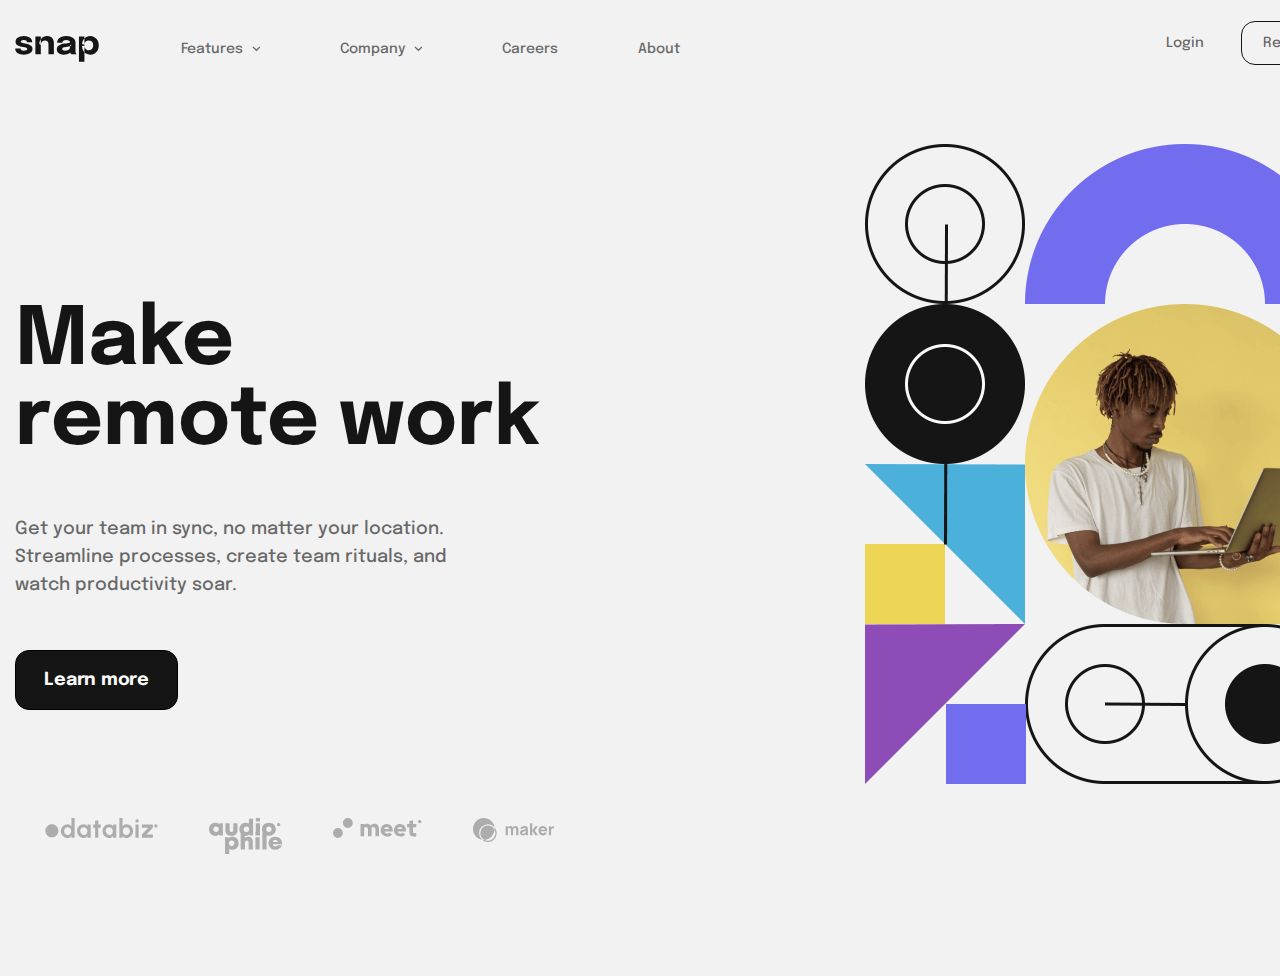
<file: index.html>
<!DOCTYPE html>
<html lang="en">
  <head>
    <meta charset="UTF-8" />
    <meta http-equiv="X-UA-Compatible" content="IE=edge" />
    <meta name="viewport" content="width=device-width, initial-scale=1.0" />
    <!-- <link rel="stylesheet" href="styles/normalize.css"> -->
    <!-- <link rel="stylesheet" href="styles/styles.css" /> -->
    <link rel="stylesheet" href="styles/styles.min.css">
    <title>Snap</title>
  </head>
  <body>
    <header class="header">
      <div class="container">
        <div class="header__inner">
          <div class="header__wrapper">
            <a class="logo" href="./index.html">
              <img
                class="logo__img"
                src="./images/logo.svg"
                alt="logo"
                width="84"
                height="26"
              />
            </a>
            <nav class="menu">
              <ul class="menu__list">
                <li class="menu__item menu__item--dropdown">
                  <a href="#" class="menu__link menu__link--dropdown"
                    >Features</a
                  >
                  <ul class="dropdown-list">
                    <li class="dropdown-item">
                      <a class="dropdown-link dropdown-link--todo" href="#"
                        >Todo List</a
                      >
                    </li>
                    <li class="dropdown-item">
                      <a class="dropdown-link dropdown-link--calendar" href="#"
                        >Calendar</a
                      >
                    </li>
                    <li class="dropdown-item">
                      <a class="dropdown-link dropdown-link--reminders" href="#"
                        >Reminders</a
                      >
                    </li>
                    <li class="dropdown-item">
                      <a class="dropdown-link dropdown-link-planning" href="#"
                        >Planning</a
                      >
                    </li>
                  </ul>
                </li>
                <li class="menu__item menu__item--dropdown">
                  <a href="#" class="menu__link menu__link--dropdown"
                    >Company</a
                  >
                  <ul class="dropdown-list dropdown-list--modified">
                    <li class="dropdown-item">
                      <a class="dropdown-link dropdown-link--nomargin" href="#"
                        >History
                      </a>
                    </li>
                    <li class="dropdown-item">
                      <a class="dropdown-link" href="#">Our Team</a>
                    </li>
                    <li class="dropdown-item">
                      <a class="dropdown-link" href="#">Blog</a>
                    </li>
                  </ul>
                </li>
                <li class="menu__item">
                  <a href="#" class="menu__link">Careers</a>
                </li>
                <li class="menu__item">
                  <a href="./table/table.html" class="menu__link">About</a>
                </li>
              </ul>
            </nav>
          </div>
          <div class="header__links">
            <a href="#" class="link link--noborder">Login</a>
            <a href="#" class="link link--register">Register</a>
          </div>
        </div>
      </div>
    </header>

    <main class="main">
      <div class="container">
        <div class="main__inner">
          <div class="main__wrapper">
            <div class="content">
              <h1 class="content_title">Make remote work</h1>
              <p class="content__text">
                Get your team in sync, no matter your location. Streamline
                processes, create team rituals, and watch productivity soar.
              </p>
              <a href="#" class="link link--main">Learn more</a>
            </div>
            <div class="brands">
              <img
                class="brands__img"
                src="./images/databiz-logo.svg"
                alt="databiz-logo"
                width="113"
                height="20"
              />
              <img
                class="brands__img"
                src="./images/audio-phile-logo.svg"
                alt="audio-phile-logo"
                width="73"
                height="36"
              />
              <img
                class="brands__img"
                src="./images/meet-logo.svg"
                alt="meet-logo"
                width="89"
                height="20"
              />
              <img
                class="brands__img"
                src="./images/maker-logo.svg"
                alt="maker-logo"
                width="82"
                height="24"
              />
            </div>
          </div>
          <div class="main__banner"></div>
        </div>
      </div>
    </main>
    <footer class="footer"></footer>
  </body>
</html>
</file>
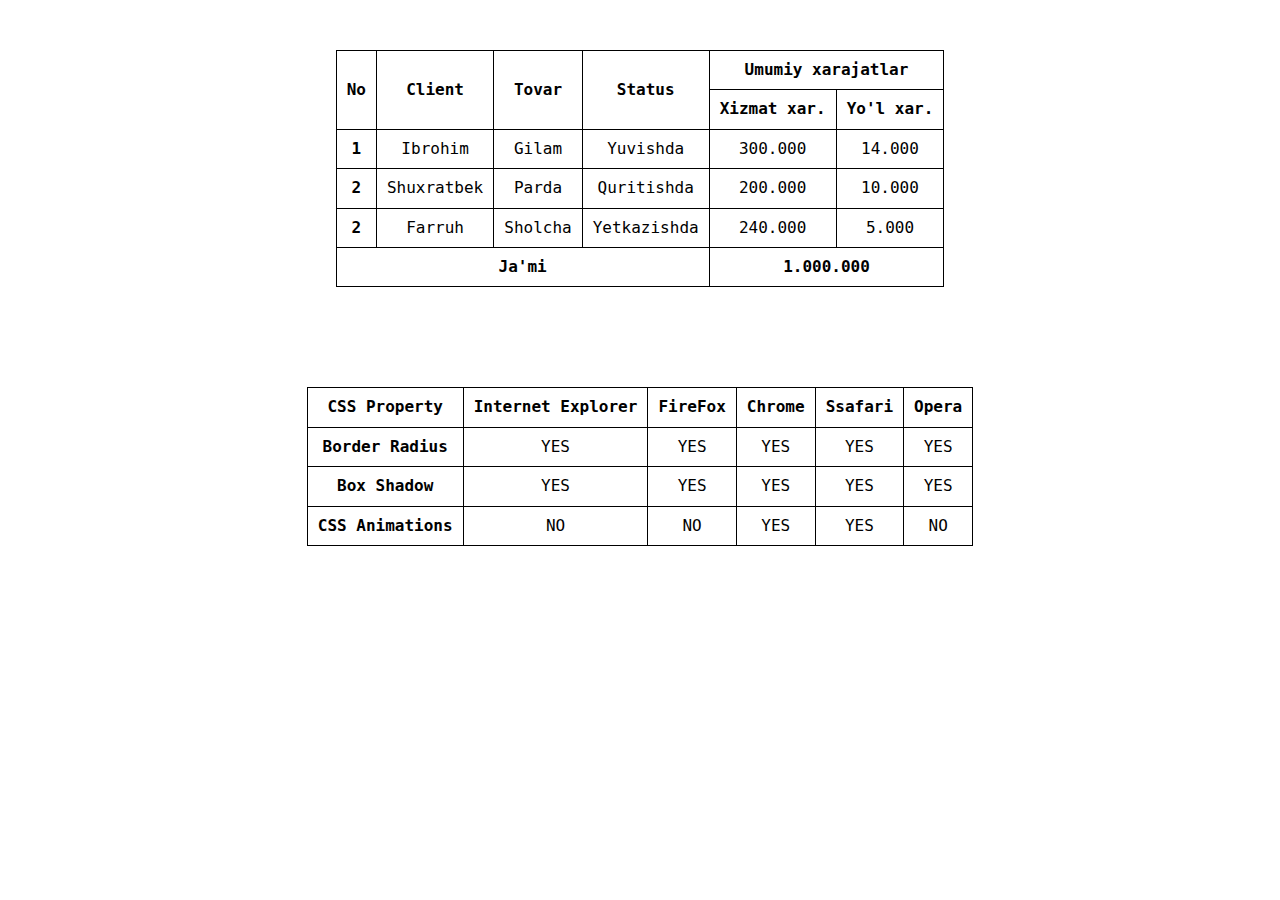
<file: table/table.html>
<!DOCTYPE html>
<html lang="en">
  <head>
    <meta charset="UTF-8" />
    <meta http-equiv="X-UA-Compatible" content="IE=edge" />
    <meta name="viewport" content="width=device-width, initial-scale=1.0" />
    <!-- <link rel="stylesheet" href="main/normalize.css"> -->
    <!-- <link rel="stylesheet" href="main/main.css" /> -->
    <link rel="stylesheet" href="main/main.min.css">
    <title>Tables</title>
  </head>
  <body>
    <header class="header"></header>
    <main class="main">
      <div class="container">
        <table class="client-database">
          <thead>
            <tr>
              <th rowspan="2">No</th>
              <th rowspan="2">Client</th>
              <th rowspan="2">Tovar</th>
              <th rowspan="2">Status</th>
              <th colspan="2">Umumiy xarajatlar</th>
            </tr>
            <tr>
              <th>Xizmat xar.</th>
              <th>Yo'l xar.</th>
            </tr>
          </thead>
          <tbody>
            <tr>
              <th>1</th>
              <td>Ibrohim</td>
              <td>Gilam</td>
              <td>Yuvishda</td>
              <td>300.000</td>
              <td>14.000</td>
            </tr>
            <tr>
              <th>2</th>
              <td>Shuxratbek</td>
              <td>Parda</td>
              <td>Quritishda</td>
              <td>200.000</td>
              <td>10.000</td>
            </tr>
            <tr>
              <th>2</th>
              <td>Farruh</td>
              <td>Sholcha</td>
              <td>Yetkazishda</td>
              <td>240.000</td>
              <td>5.000</td>
            </tr>
          </tbody>
          <tfoot>
            <tr>
              <th colspan="4">Ja'mi</th>
              <th colspan="2">1.000.000</th>
            </tr>
          </tfoot>
        </table>
        <table class="browser-support">
          <thead>
            <tr>
              <th>CSS Property</th>
              <th>Internet Explorer</th>
              <th>FireFox</th>
              <th>Chrome</th>
              <th>Ssafari</th>
              <th>Opera</th>
            </tr>
          </thead>
          <tbody>
            <tr>
              <th>Border Radius</th>
              <td>YES</td>
              <td>YES</td>
              <td>YES</td>
              <td>YES</td>
              <td>YES</td>
            </tr>
            <tr>
              <th>Box Shadow</th>
              <td>YES</td>
              <td>YES</td>
              <td>YES</td>
              <td>YES</td>
              <td>YES</td>
            </tr>
            <tr>
              <th>CSS Animations</th>
              <td>NO</td>
              <td>NO</td>
              <td>YES</td>
              <td>YES</td>
              <td>NO</td>
            </tr>
          </tbody>
        </table>
      </div>
    </main>
    <footer class="footer"></footer>
  </body>
</html>
</file>
<file: styles/styles.css>
/* ============ General Styles ============ */
@font-face {
  font-display: swap;
  font-family: "Epilogue";
  font-weight: 500;
  src: url("../fonts/epilogue-v17-latin-500.woff2") format("woff2"),
    url("../fonts/epilogue-v17-latin-500.woff") format("woff");
}
@font-face {
  font-display: swap;
  font-family: "Epilogue";
  font-weight: 700;
  src: url("../fonts/epilogue-v17-latin-700.woff2") format("woff2"),
    url("../fonts/epilogue-v17-latin-700.woff") format("woff");
}
* {
  margin: 0;
  padding: 0;
  -webkit-box-sizing: border-box;
          box-sizing: border-box;
}
html {
  display: block;
  height: 100%;
}
body {
  display: -webkit-box;
  display: -ms-flexbox;
  display: flex;
  height: 100%;
  -webkit-box-orient: vertical;
  -webkit-box-direction: normal;
      -ms-flex-direction: column;
          flex-direction: column;
  font-family: "Epilogue", sans-serif;
  font-weight: 500;
  font-size: 0.875rem;
  background-color: #f2f2f2;
}
main {
  -webkit-box-flex: 1;
      -ms-flex-positive: 1;
          flex-grow: 1;
}
img {
  display: block;
}
.container {
  width: 1360px;
  margin: 0 auto;
  padding: 0 0.938rem;
}

/* ============ Header Styles ============ */
.header__inner {
  padding-top: 1.313rem;
  padding-bottom: 4.188rem;
  display: -webkit-box;
  display: -ms-flexbox;
  display: flex;
  -webkit-box-pack: justify;
      -ms-flex-pack: justify;
          justify-content: space-between;
}
.header__wrapper {
  width: 32.75rem;
  display: -webkit-box;
  display: -ms-flexbox;
  display: flex;
  -webkit-box-pack: justify;
      -ms-flex-pack: justify;
          justify-content: space-between;
  -webkit-box-align: center;
      -ms-flex-align: center;
          align-items: center;
}
.logo__img {
  margin-right: 1.375rem;
}
.menu__list {
  display: -webkit-box;
  display: -ms-flexbox;
  display: flex;
  padding-left: 0;
  list-style: none;
}
.menu__item {
  margin-left: 2.5rem;
  padding: 20px;
}

.menu__item--dropdown {
  position: relative;
}
.menu__item--dropdown:hover .dropdown-list {
  display: block;
}
.menu__link {
  line-height: 1rem;
  color: #686868;
  text-decoration: none;
  -webkit-transition: color 0.5s ease;
  -o-transition: color 0.5s ease;
  transition: color 0.5s ease;
}
.menu__link:hover {
  color: #151515;
}
.menu__link--dropdown {
  display: -webkit-box;
  display: -ms-flexbox;
  display: flex;
  -webkit-box-align: center;
      -ms-flex-align: center;
          align-items: center;
}
.menu__link--dropdown::after {
  display: block;
  content: "";
  background-image: url("../images/drop-down-icon.svg");
  background-size: contain;
  height: 0.5rem;
  width: 0.5rem;
  background-position: center;
  background-repeat: no-repeat;
  margin-left: 0.563rem;
}
.dropdown-list {
  display: none;
  position: absolute;
  right: 0px;
  top: 55px;
  /* margin-top: 1.25rem; */
  padding-left: 0;
  list-style: none;
  background-color: #fff;
  padding: 1.5rem;
  -webkit-box-shadow: 0px 10px 40px rgba(0, 0, 0, 0.149126);
          box-shadow: 0px 10px 40px rgba(0, 0, 0, 0.149126);
  border-radius: 0.625rem;
}
.dropdown-list--modified {
  width: 7.25rem;
  position: absolute;
  right: 0px;
}
.dropdown-link {
  display: -webkit-box;
  display: -ms-flexbox;
  display: flex;
  -webkit-box-align: center;
      -ms-flex-align: center;
          align-items: center;
  /* display: inline-block; */
  text-decoration: none;
  font-size: 0.875rem;
  line-height: 1rem;
  color: #686868;
  margin-top: 1rem;
}
.dropdown-link--todo {
  margin-top: 0;
}
.dropdown-link--todo::before {
  display: block;
  margin-right: 0.938rem;
  content: "";
  background-image: url("../images/todo-list-icon.svg");
  background-position: center;
  background-repeat: no-repeat;
  background-size: cover;
  width: 0.875rem;
  height: 1rem;
}
.dropdown-link--calendar::before {
  display: block;
  margin-right: 0.938rem;
  content: "";
  background-image: url("../images/calendar-icon.svg");
  background-position: center;
  background-repeat: no-repeat;
  background-size: cover;
  width: 1rem;
  height: 1rem;
}
.dropdown-link--reminders::before {
  display: block;
  margin-right: 0.938rem;
  content: "";
  background-image: url("../images/bell-icon.svg");
  background-position: center;
  background-repeat: no-repeat;
  background-size: cover;
  width: 0.75rem;
  height: 1rem;
}
.dropdown-link-planning::before {
  display: block;
  margin-right: 0.938rem;
  content: "";
  background-image: url("../images/clock-icon.svg");
  background-position: center;
  background-repeat: no-repeat;
  background-size: cover;
  width: 1rem;
  height: 1rem;
}
.dropdown-link--nomargin {
  margin-top: 0;
}
.link {
  display: inline-block;
  text-decoration: none;
  line-height: 1rem;
  color: #686868;
  padding: 0.813rem;
  text-align: center;
  border: 1.5px solid #686868;
  border-radius: 0.875rem;
  width: 6.5rem;
}
.link--noborder {
  border: none;
}
/* ============ Main Styles ============ */

.main__inner {
  display: -webkit-box;
  display: -ms-flexbox;
  display: flex;
  -webkit-box-pack: justify;
      -ms-flex-pack: justify;
          justify-content: space-between;
  padding-bottom: 122px;
}

.content {
  width: 540px;
  padding-top: 104px;
}
.content_title {
  font-weight: 700;
  font-size: 80px;
  line-height: 80px;
  color: #151515;
}
.content__text {
  font-size: 18px;
  line-height: 28px;
  color: #686868;
  padding-right: 70px;
  margin-top: 48px;
  margin-bottom: 51px;
}
.link {
  -webkit-transition: color 0.5s ease;
  -o-transition: color 0.5s ease;
  transition: color 0.5s ease;
}
.link:hover {
  color: #151515;
}
.link--register {
  border: 1.5px solid #151515;
}
.link--main {
  font-weight: 700;
  font-size: 18px;
  line-height: 28px;
  background-color: #151515;
  width: 163px;
  padding: 15px 28px;
  text-align: center;
  letter-spacing: -0.25px;
  color: #fafafa;
  -webkit-transition: background-color 0.5s ease;
  -o-transition: background-color 0.5s ease;
  transition: background-color 0.5s ease;
  border: 1.5px solid #000;
}
.link--main:hover {
  background-color: #fff;
}
.brands {
  display: -webkit-box;
  display: -ms-flexbox;
  display: flex;
  padding-top: 108px;
  padding-left: 30px;
  -webkit-box-pack: justify;
      -ms-flex-pack: justify;
          justify-content: space-between;
}

.main__banner {
  background-image: url("../images/landing-page-banner.png");
  display: block;
  background-position: center;
  background-size: cover;
  background-repeat: no-repeat;
  width: 30rem;
  height: 40rem;
}
/* ============ Section Styles ============ */
/* ============ Footer Styles ============ */
</file>
<file: table/main/main.css>
* {
  margin: 0;
  padding: 0;
  -webkit-box-sizing: border-box;
  box-sizing: border-box;
}
html {
  display: block;
}
body {
  display: -webkit-box;
  display: -ms-flexbox;
  display: flex;
  -webkit-box-orient: vertical;
  -webkit-box-direction: normal;
  -ms-flex-direction: column;
  flex-direction: column;
}
main {
  -webkit-box-flex: 1;
  -ms-flex-positive: 1;
  flex-grow: 1;
}
.container {
  width: 1230px;
  margin: 0 auto;
  padding: 50px 15px;
}
table {
  font-family: Monospace, Verdana, sans-serif;
}

table {
  border: 1px solid black;
  border-collapse: collapse;
}
th,
td {
  border: 1px solid black;
  padding: 10px;
  text-align: center;
}

.client-database {
  margin: 0 auto;
}
.browser-support {
  margin: 100px auto 0;
}
</file>
<file: styles/styles.min.css>
html {line-height: 1.15;-webkit-text-size-adjust: 100%;}body {margin: 0;}main {display: block;}h1 {font-size: 2em;margin: 0.67em 0;}hr {box-sizing: content-box;height: 0;overflow: visible;}pre {font-family: monospace, monospace;font-size: 1em;}a {background-color: transparent;}abbr[title] {border-bottom: none;text-decoration: underline;text-decoration: underline dotted;}b, strong {font-weight: bolder;}code, kbd, samp {font-family: monospace, monospace;font-size: 1em;}small {font-size: 80%;}sub, sup {font-size: 75%;line-height: 0;position: relative;vertical-align: baseline;}sub {bottom: -0.25em;}sup {top: -0.5em;}img {border-style: none;}button, input, optgroup, select, textarea {font-family: inherit;font-size: 100%;line-height: 1.15;margin: 0;}button, input {overflow: visible;}button, select {text-transform: none;}button, [type="button"], [type="reset"], [type="submit"] {-webkit-appearance: button;}button::-moz-focus-inner, [type="button"]::-moz-focus-inner, [type="reset"]::-moz-focus-inner, [type="submit"]::-moz-focus-inner {border-style: none;padding: 0;}button:-moz-focusring, [type="button"]:-moz-focusring, [type="reset"]:-moz-focusring, [type="submit"]:-moz-focusring {outline: 1px dotted ButtonText;}fieldset {padding: 0.35em 0.75em 0.625em;}legend {box-sizing: border-box;color: inherit;display: table;max-width: 100%;padding: 0;white-space: normal;}progress {vertical-align: baseline;}textarea {overflow: auto;}[type="checkbox"], [type="radio"] {box-sizing: border-box;padding: 0;}[type="number"]::-webkit-inner-spin-button, [type="number"]::-webkit-outer-spin-button {height: auto;}[type="search"] {-webkit-appearance: textfield;outline-offset: -2px;}[type="search"]::-webkit-search-decoration {-webkit-appearance: none;}::-webkit-file-upload-button {-webkit-appearance: button;font: inherit;}details {display: block;}summary {display: list-item;}template {display: none;}[hidden] {display: none;}@font-face {font-display: swap;font-family: "Epilogue";font-weight: 500;src: url("../fonts/epilogue-v17-latin-500.woff2") format("woff2"), url("../fonts/epilogue-v17-latin-500.woff") format("woff");}@font-face {font-display: swap;font-family: "Epilogue";font-weight: 700;src: url("../fonts/epilogue-v17-latin-700.woff2") format("woff2"), url("../fonts/epilogue-v17-latin-700.woff") format("woff");}* {margin: 0;padding: 0;-webkit-box-sizing: border-box;box-sizing: border-box;}html {display: block;height: 100%;}body {display: -webkit-box;display: -ms-flexbox;display: flex;height: 100%;-webkit-box-orient: vertical;-webkit-box-direction: normal;-ms-flex-direction: column;flex-direction: column;font-family: "Epilogue", sans-serif;font-weight: 500;font-size: 0.875rem;background-color: #f2f2f2;}main {-webkit-box-flex: 1;-ms-flex-positive: 1;flex-grow: 1;}img {display: block;}.container {width: 1360px;margin: 0 auto;padding: 0 0.938rem;}.header__inner {padding-top: 1.313rem;padding-bottom: 4.188rem;display: -webkit-box;display: -ms-flexbox;display: flex;-webkit-box-pack: justify;-ms-flex-pack: justify;justify-content: space-between;}.header__wrapper {width: 32.75rem;display: -webkit-box;display: -ms-flexbox;display: flex;-webkit-box-pack: justify;-ms-flex-pack: justify;justify-content: space-between;-webkit-box-align: center;-ms-flex-align: center;align-items: center;}.logo__img {margin-right: 1.375rem;}.menu__list {display: -webkit-box;display: -ms-flexbox;display: flex;padding-left: 0;list-style: none;}.menu__item {margin-left: 2.5rem;padding: 20px;}.menu__item--dropdown {position: relative;}.menu__item--dropdown:hover .dropdown-list {display: block;}.menu__link {line-height: 1rem;color: #686868;text-decoration: none;-webkit-transition: color 0.5s ease;-o-transition: color 0.5s ease;transition: color 0.5s ease;}.menu__link:hover {color: #151515;}.menu__link--dropdown {display: -webkit-box;display: -ms-flexbox;display: flex;-webkit-box-align: center;-ms-flex-align: center;align-items: center;}.menu__link--dropdown::after {display: block;content: "";background-image: url("../images/drop-down-icon.svg");background-size: contain;height: 0.5rem;width: 0.5rem;background-position: center;background-repeat: no-repeat;margin-left: 0.563rem;}.dropdown-list {display: none;position: absolute;right: 0px;top: 55px;padding-left: 0;list-style: none;background-color: #fff;padding: 1.5rem;-webkit-box-shadow: 0px 10px 40px rgba(0, 0, 0, 0.149126);box-shadow: 0px 10px 40px rgba(0, 0, 0, 0.149126);border-radius: 0.625rem;}.dropdown-list--modified {width: 7.25rem;position: absolute;right: 0px;}.dropdown-link {display: -webkit-box;display: -ms-flexbox;display: flex;-webkit-box-align: center;-ms-flex-align: center;align-items: center;text-decoration: none;font-size: 0.875rem;line-height: 1rem;color: #686868;margin-top: 1rem;}.dropdown-link--todo {margin-top: 0;}.dropdown-link--todo::before {display: block;margin-right: 0.938rem;content: "";background-image: url("../images/todo-list-icon.svg");background-position: center;background-repeat: no-repeat;background-size: cover;width: 0.875rem;height: 1rem;}.dropdown-link--calendar::before {display: block;margin-right: 0.938rem;content: "";background-image: url("../images/calendar-icon.svg");background-position: center;background-repeat: no-repeat;background-size: cover;width: 1rem;height: 1rem;}.dropdown-link--reminders::before {display: block;margin-right: 0.938rem;content: "";background-image: url("../images/bell-icon.svg");background-position: center;background-repeat: no-repeat;background-size: cover;width: 0.75rem;height: 1rem;}.dropdown-link-planning::before {display: block;margin-right: 0.938rem;content: "";background-image: url("../images/clock-icon.svg");background-position: center;background-repeat: no-repeat;background-size: cover;width: 1rem;height: 1rem;}.dropdown-link--nomargin {margin-top: 0;}.link {display: inline-block;text-decoration: none;line-height: 1rem;color: #686868;padding: 0.813rem;text-align: center;border: 1.5px solid #686868;border-radius: 0.875rem;width: 6.5rem;}.link--noborder {border: none;}.main__inner {display: -webkit-box;display: -ms-flexbox;display: flex;-webkit-box-pack: justify;-ms-flex-pack: justify;justify-content: space-between;padding-bottom: 122px;}.content {width: 540px;padding-top: 104px;}.content_title {font-weight: 700;font-size: 80px;line-height: 80px;color: #151515;}.content__text {font-size: 18px;line-height: 28px;color: #686868;padding-right: 70px;margin-top: 48px;margin-bottom: 51px;}.link {-webkit-transition: color 0.5s ease;-o-transition: color 0.5s ease;transition: color 0.5s ease;}.link:hover {color: #151515;}.link--register {border: 1.5px solid #151515;}.link--main {font-weight: 700;font-size: 18px;line-height: 28px;background-color: #151515;width: 163px;padding: 15px 28px;text-align: center;letter-spacing: -0.25px;color: #fafafa;-webkit-transition: background-color 0.5s ease;-o-transition: background-color 0.5s ease;transition: background-color 0.5s ease;border: 1.5px solid #000;}.link--main:hover {background-color: #fff;}.brands {display: -webkit-box;display: -ms-flexbox;display: flex;padding-top: 108px;padding-left: 30px;-webkit-box-pack: justify;-ms-flex-pack: justify;justify-content: space-between;}.main__banner {background-image: url("../images/landing-page-banner.png");display: block;background-position: center;background-size: cover;background-repeat: no-repeat;width: 30rem;height: 40rem;}
</file>
<file: table/main/main.min.css>
html {line-height: 1.15;-webkit-text-size-adjust: 100%;}body {margin: 0;}main {display: block;}h1 {font-size: 2em;margin: 0.67em 0;}hr {box-sizing: content-box;height: 0;overflow: visible;}pre {font-family: monospace, monospace;font-size: 1em;}a {background-color: transparent;}abbr[title] {border-bottom: none;text-decoration: underline;text-decoration: underline dotted;}b, strong {font-weight: bolder;}code, kbd, samp {font-family: monospace, monospace;font-size: 1em;}small {font-size: 80%;}sub, sup {font-size: 75%;line-height: 0;position: relative;vertical-align: baseline;}sub {bottom: -0.25em;}sup {top: -0.5em;}img {border-style: none;}button, input, optgroup, select, textarea {font-family: inherit;font-size: 100%;line-height: 1.15;margin: 0;}button, input {overflow: visible;}button, select {text-transform: none;}button, [type="button"], [type="reset"], [type="submit"] {-webkit-appearance: button;}button::-moz-focus-inner, [type="button"]::-moz-focus-inner, [type="reset"]::-moz-focus-inner, [type="submit"]::-moz-focus-inner {border-style: none;padding: 0;}button:-moz-focusring, [type="button"]:-moz-focusring, [type="reset"]:-moz-focusring, [type="submit"]:-moz-focusring {outline: 1px dotted ButtonText;}fieldset {padding: 0.35em 0.75em 0.625em;}legend {box-sizing: border-box;color: inherit;display: table;max-width: 100%;padding: 0;white-space: normal;}progress {vertical-align: baseline;}textarea {overflow: auto;}[type="checkbox"], [type="radio"] {box-sizing: border-box;padding: 0;}[type="number"]::-webkit-inner-spin-button, [type="number"]::-webkit-outer-spin-button {height: auto;}[type="search"] {-webkit-appearance: textfield;outline-offset: -2px;}[type="search"]::-webkit-search-decoration {-webkit-appearance: none;}::-webkit-file-upload-button {-webkit-appearance: button;font: inherit;}details {display: block;}summary {display: list-item;}template {display: none;}[hidden] {display: none;}* {margin: 0;padding: 0;-webkit-box-sizing: border-box;box-sizing: border-box;}html {display: block;}body {display: -webkit-box;display: -ms-flexbox;display: flex;-webkit-box-orient: vertical;-webkit-box-direction: normal;-ms-flex-direction: column;flex-direction: column;}main {-webkit-box-flex: 1;-ms-flex-positive: 1;flex-grow: 1;}.container {width: 1230px;margin: 0 auto;padding: 50px 15px;}table {font-family: Monospace, Verdana, sans-serif;}table {border: 1px solid black;border-collapse: collapse;}th, td {border: 1px solid black;padding: 10px;text-align: center;}.client-database {margin: 0 auto;}.browser-support {margin: 100px auto 0;}
</file>
